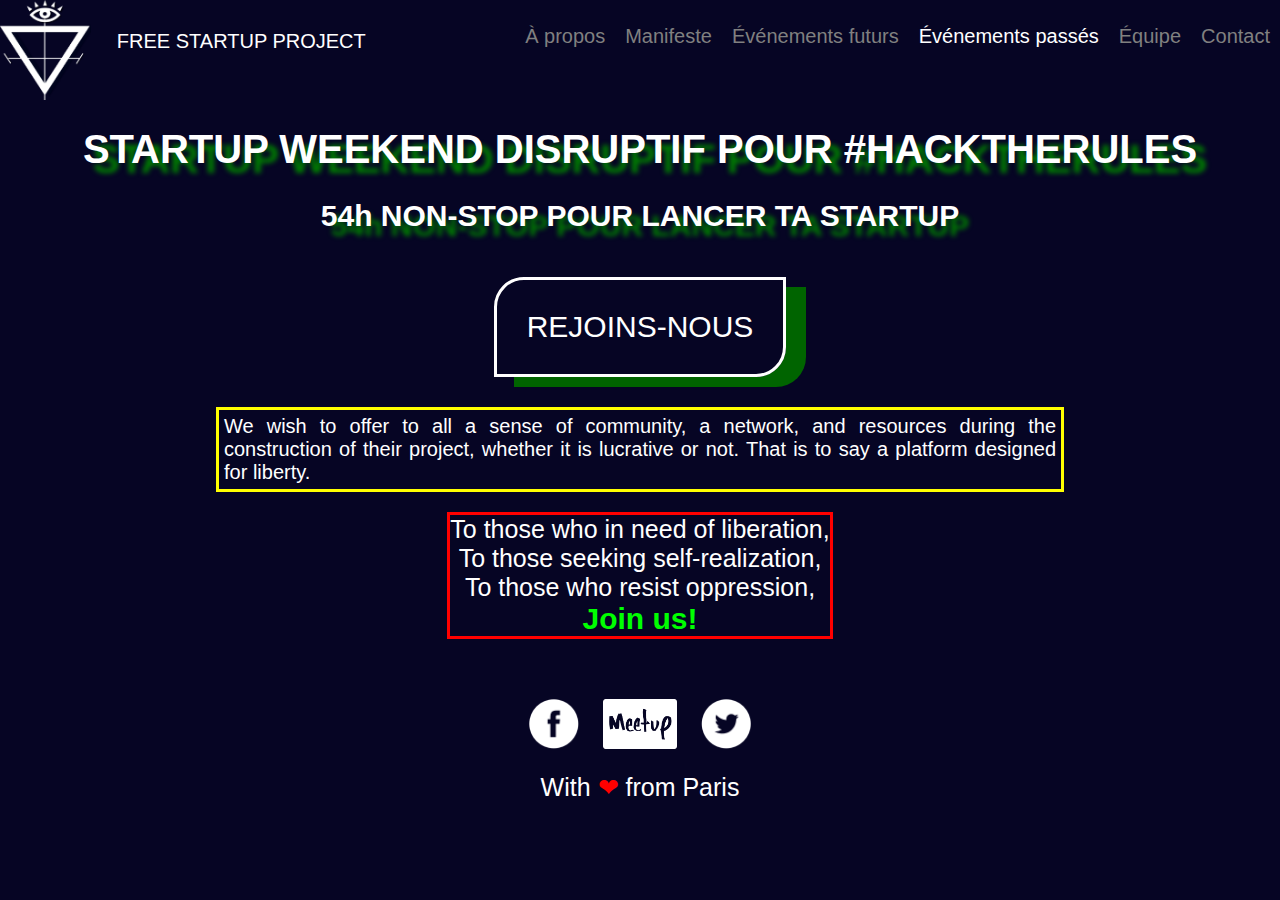
<file: index.html>
<!DOCTYPE html>
<html>
<head>
  <title>Free Startup Project</title>
  <meta charset="UTF-8">
  <link rel="stylesheet" href="css/application.css">
  <meta name="viewport" content="width=1366">
  <link rel="shortcut icon" type="image/png" href="images/icone2.png">
</head>
<body>

<div class="menu">
  <div class="menu_gauche">
    <img src="images/logo.png" class="logo">
    <div class="menu_title">FREE STARTUP PROJECT</div>
  </div>
  <div class="menu_droite">
    <ul class="menu">
      <li class="menu">À propos</li>
      <li class="menu">Manifeste</li>
      <li class="menu">Événements futurs</li>
      <li class="menu"><a href="past_events.html">Événements passés</a></li>
      <li class="menu">Équipe</li>
      <li class="menu">Contact</li>
    </ul>
  </div>
</div>

<h1>STARTUP WEEKEND DISRUPTIF POUR #HACKTHERULES</h1>
<h2>54h NON-STOP POUR LANCER TA STARTUP</h2>

<button type="button" onclick="window.open('https://www.facebook.com/freestartupproject')">REJOINS-NOUS</button>

<p class="para1">We wish to offer to all a sense of community,
  a network, and resources during the construction
  of their project, whether it is lucrative or not.
  That is to say a platform designed for liberty.</p>

<p class="para2">To those who in need of liberation,<br>
To those seeking self-realization,<br>
To those who resist oppression,<br>
<span class="join_us">Join us!</span></p>

<div class="footer">
  <a href="https://www.facebook.com/freestartupproject" target="_blank"><img class="icon" src="images/icon_facebook.png"></a>
  <a href="http://www.meetup.com/fr-FR/Free-Startup-Project/" target="_blank"><img class="icon" src="images/meetup_logo.png"></a>
  <a href="https://twitter.com/FreeStartupProj" target="_blank"><img class="icon" src="images/icon_twitter.png"></a>
  <div class="footer_text">With <span class="coeur">❤</span> from Paris</div>
</div>

</body>
</html>
</file>
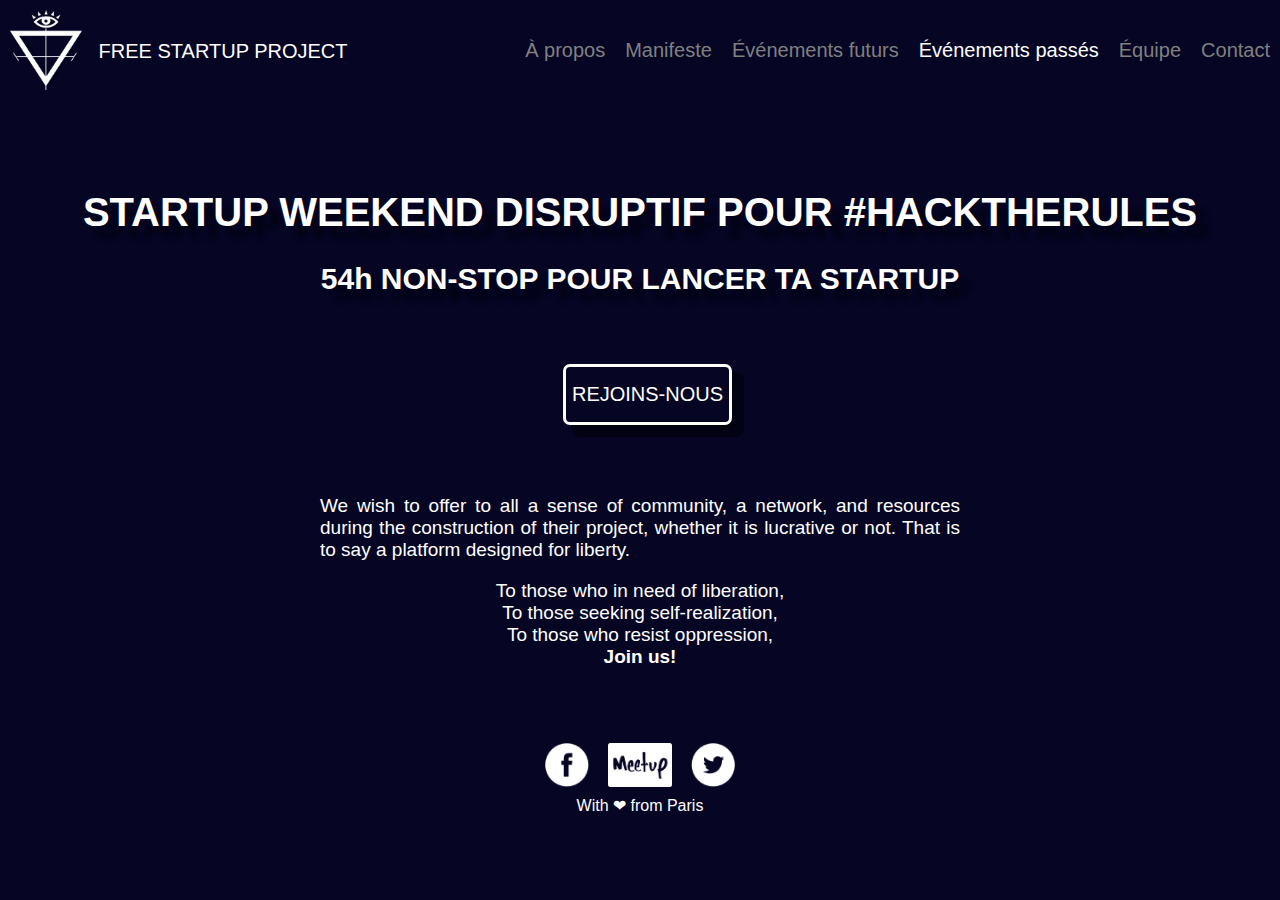
<file: exemple/index.html>
<!DOCTYPE html>
<html>
<head>
  <title>Free Startup Project</title>
  <meta charset="UTF-8">
  <link rel="stylesheet" href="css/application.css">
  <meta name="viewport" content="width=1366">
</head>
<body>

<div class="menu">
  <div class="menu_gauche">
    <a href="index.html" target="_top">
      <img src="images/fsp_logo_header_test_little.png" class="logo">
      <div class="menu_title">FREE STARTUP PROJECT</div>
    </a>
  </div>
  <div class="menu_droite">
    <ul class="menu">
      <li class="menu">À propos</li>
      <li class="menu">Manifeste</li>
      <li class="menu">Événements futurs</li>
      <li class="menu"><a href="past_events.html" class="menu">Événements passés</a></li>
      <li class="menu">Équipe</li>
      <li class="menu">Contact</li>
    </ul>
  </div>
</div>

<h1 class="welcome">STARTUP WEEKEND DISRUPTIF POUR #HACKTHERULES</h1>
<h2>54h NON-STOP POUR LANCER TA STARTUP</h2>

﻿<div class="CTA_area">
  <button type="button" class="submit_mail" onclick="window.location = 'https://www.facebook.com/freestartupproject'">REJOINS-NOUS</button>
</div>

<p>We wish to offer to all a sense of community, a network, and resources during the construction of their project, whether it is lucrative or not. That is to say a platform designed for liberty.</p>
<p class="end_manifesto"> To those who in need of liberation,
 <br>To those seeking self-realization,
 <br> To those who resist oppression,
 <br><span class="join_us"> Join us! </span></p>

<div class="general_social_footer">
  <a href="https://www.facebook.com/freestartupproject" target="_blank"><img class="general_social_footer" alt="facebook" src="images/icon_facebook.png"></a>
  <a href="http://www.meetup.com/fr-FR/Free-Startup-Project/" target="_blank"><img class="general_social_footer" alt="meetup" src="images/meetup_logo.png"></a>
  <a href="https://twitter.com/FreeStartupProj" target="_blank"><img class="general_social_footer" alt="twitter" src="images/icon_twitter.png"></a>
  <div class="space_footer"> With ❤ from Paris </div>
</div>

</body>
</html>
</file>
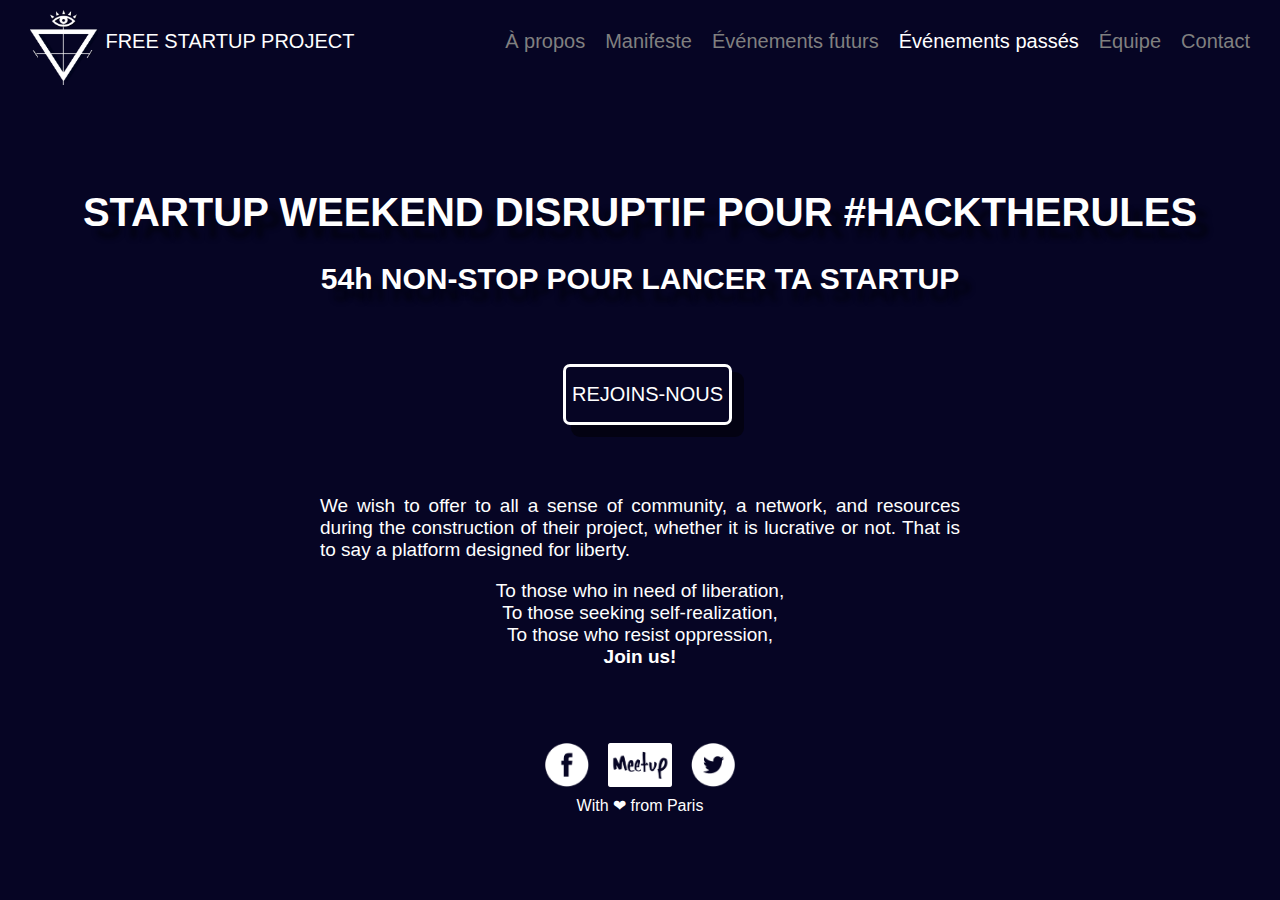
<file: exemple/site exemple/index.html>
<!DOCTYPE html>
<html>
<head>
  <title>Free Startup Project</title>
  <meta charset="UTF-8">
  <link rel="stylesheet" href="css/application.css">
  <meta name="viewport" content="width=1366">
</head>
<body>

<div class="header-wrapper">
  <div class="header" class="container">
    <div class="logo">
     <a href="index.html">
      <img src=images/fsp_logo_header_test_little.png class="logo_header">
      <div class="fsp_header_title">FREE STARTUP PROJECT</div>
     </a>
    </div>
  <div class="menu">
    <ul class="menu">
      <li class="menu">À propos</li>
      <li class="menu" class="menu" class="menu">Manifeste</li>
      <li class="menu" class="menu">Événements futurs</li>
      <li class="menu"><a href="past_events.html" class="menu">Événements passés</a></li>
      <li class="menu">Équipe</li>
      <li class="menu">Contact</li>
    </ul>
   </div>
  </div>
</div>

<h1 class="welcome">STARTUP WEEKEND DISRUPTIF POUR #HACKTHERULES</h1>
<h2>54h NON-STOP POUR LANCER TA STARTUP</h2>

﻿<div class="CTA_area">
  <button type="button" class="submit_mail" onclick="window.location = 'https://www.facebook.com/freestartupproject'">REJOINS-NOUS</button>
</div>

<p>We wish to offer to all a sense of community, a network, and resources during the construction of their project, whether it is lucrative or not. That is to say a platform designed for liberty.</p>
<p class="end_manifesto"> To those who in need of liberation,
 <br>To those seeking self-realization,
 <br> To those who resist oppression,
 <br><span class="join_us"> Join us! </span></p>

<div class="general_social_footer">
  <a href="https://www.facebook.com/freestartupproject" target="_blank"><img class="general_social_footer" alt="facebook" src="images/icon_facebook.png"></a>
  <a href="http://www.meetup.com/fr-FR/Free-Startup-Project/" target="_blank"><img class="general_social_footer" alt="meetup" src="images/meetup_logo.png"></a>
  <a href="https://twitter.com/FreeStartupProj" target="_blank"><img class="general_social_footer" alt="twitter" src="images/icon_twitter.png"></a>
  <div class="space_footer"> With ❤ from Paris </div>
</div>

</body>
</html>
</file>
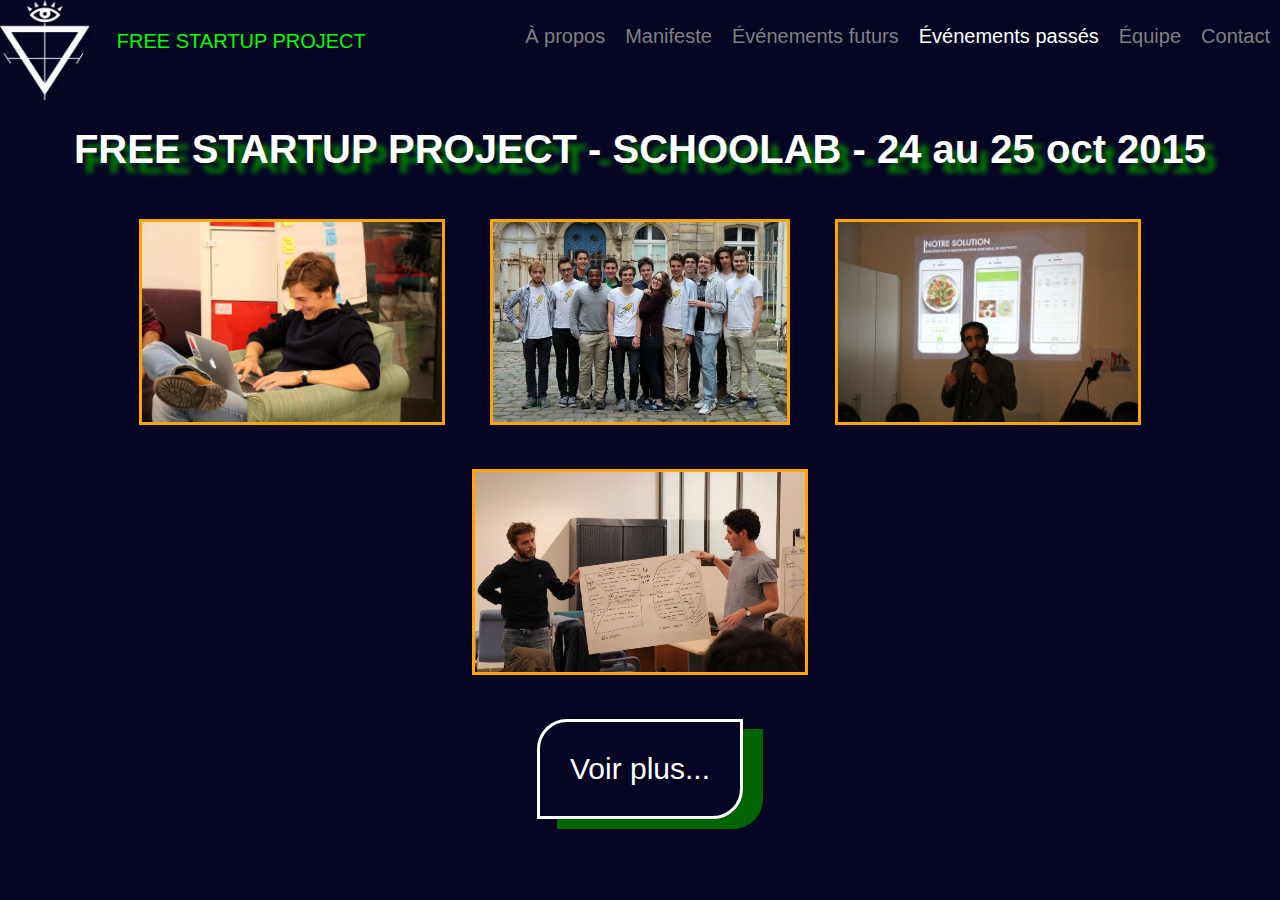
<file: past_events.html>
<!DOCTYPE html>
<html>
<head>
  <title>Evènements précédents</title>
  <meta charset="UTF-8">
  <link rel="stylesheet" href="css/application.css">
  <meta name="viewport" content="width=1366">
</head>
<body>

<div class="menu">
  <div class="menu_gauche">
    <a href="index.html">
      <img src="images/logo.png" class="logo">
      <div class="menu_title">FREE STARTUP PROJECT</div>
    </a>
  </div>
  <div class="menu_droite">
    <ul class="menu">
      <li class="menu">À propos</li>
      <li class="menu">Manifeste</li>
      <li class="menu">Événements futurs</li>
      <li class="menu"><a href="past_events.html">Événements passés</a></li>
      <li class="menu">Équipe</li>
      <li class="menu">Contact</li>
    </ul>
  </div>
</div>


<h1>FREE STARTUP PROJECT - SCHOOLAB - 24 au 25 oct 2015</h1>

<div>
  <a href="images/image1.jpg" target="_blank"><img src="images/image1.jpg" class="photo"></a>
  <img src="images/image2.jpg" class="photo">
  <img src="images/image4.jpg" class="photo">
  <img src="images/image5.jpg" class="photo">
</div>

<button type="button" onclick="window.open('https://www.facebook.com/media/set/?set=a.763860207070885.1073741841.638653296258244&type=3')">Voir plus...</button>

</body>
</html>
</file>
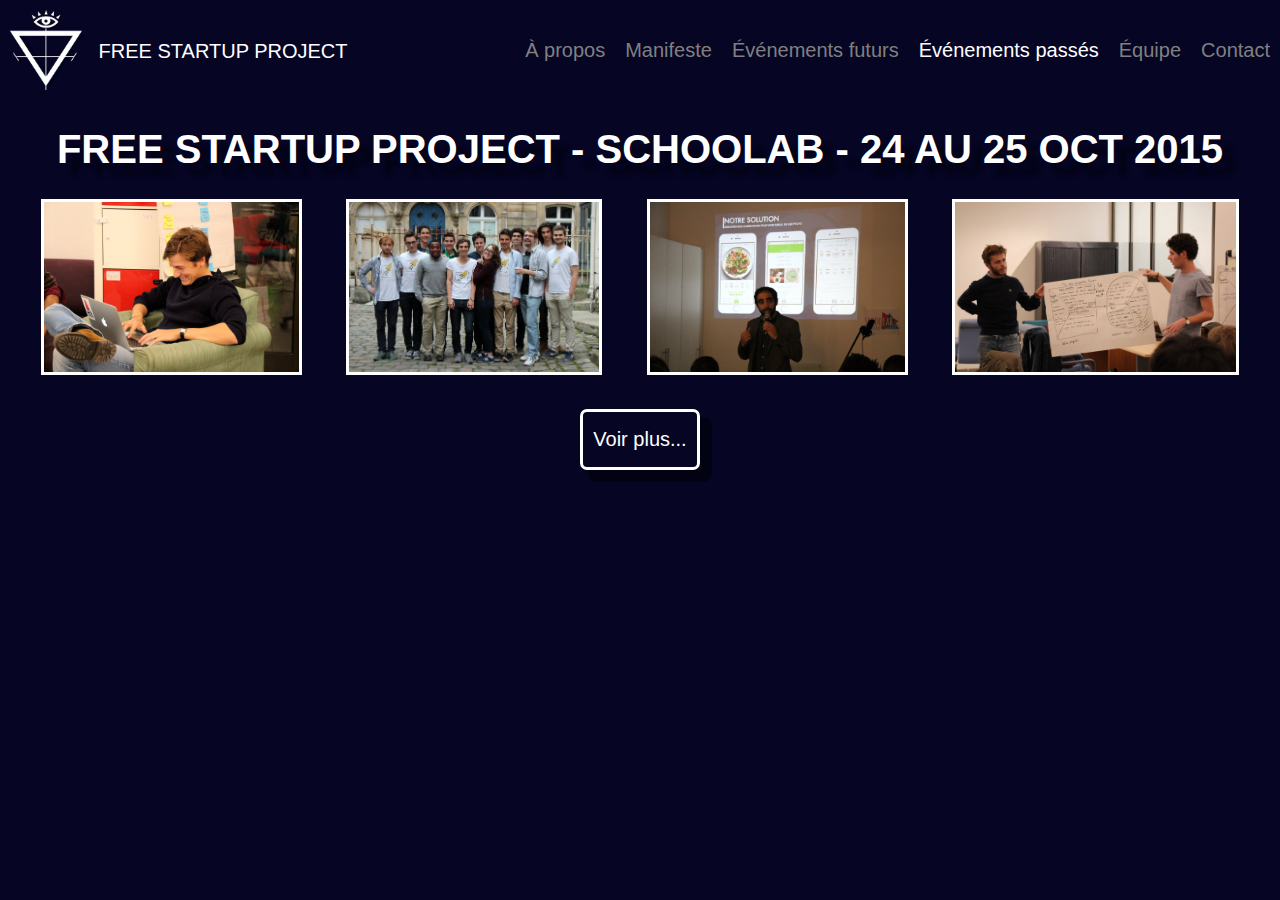
<file: exemple/past_events.html>
<!DOCTYPE html>
<html>
<head>
  <title>FSP - Événements passsés</title>
  <meta charset="UTF-8">
  <link rel="stylesheet" href="css/application.css">
  <meta name="viewport" content="width=1366">
</head>
<body>

<div class="menu">
  <div class="menu_gauche">
    <a href="index.html" target="_top">
      <img src="images/fsp_logo_header_test_little.png" class="logo">
      <div class="menu_title">FREE STARTUP PROJECT</div>
    </a>
  </div>
  <div class="menu_droite">
    <ul class="menu">
      <li class="menu">À propos</li>
      <li class="menu">Manifeste</li>
      <li class="menu">Événements futurs</li>
      <li class="menu"><a href="past_events.html" class="menu">Événements passés</a></li>
      <li class="menu">Équipe</li>
      <li class="menu">Contact</li>
    </ul>
  </div>
</div>

<h1>FREE STARTUP PROJECT - SCHOOLAB - 24 au 25 oct 2015</h1>
<img class="photo" alt="" src="images/school_lab/image1.jpg">
<img class="photo" alt="" src="images/school_lab/image2.jpg">
<img class="photo" alt="" src="images/school_lab/image4.jpg">
<img class="photo" alt="" src="images/school_lab/image5.jpg">

 <div class="button_container">
   <button type="button" onclick="window.open('https://www.facebook.com/media/set/?set=a.763860207070885.1073741841.638653296258244&amp;type=3')">Voir plus...</button>
 </div>

</body>
</html>
</file>
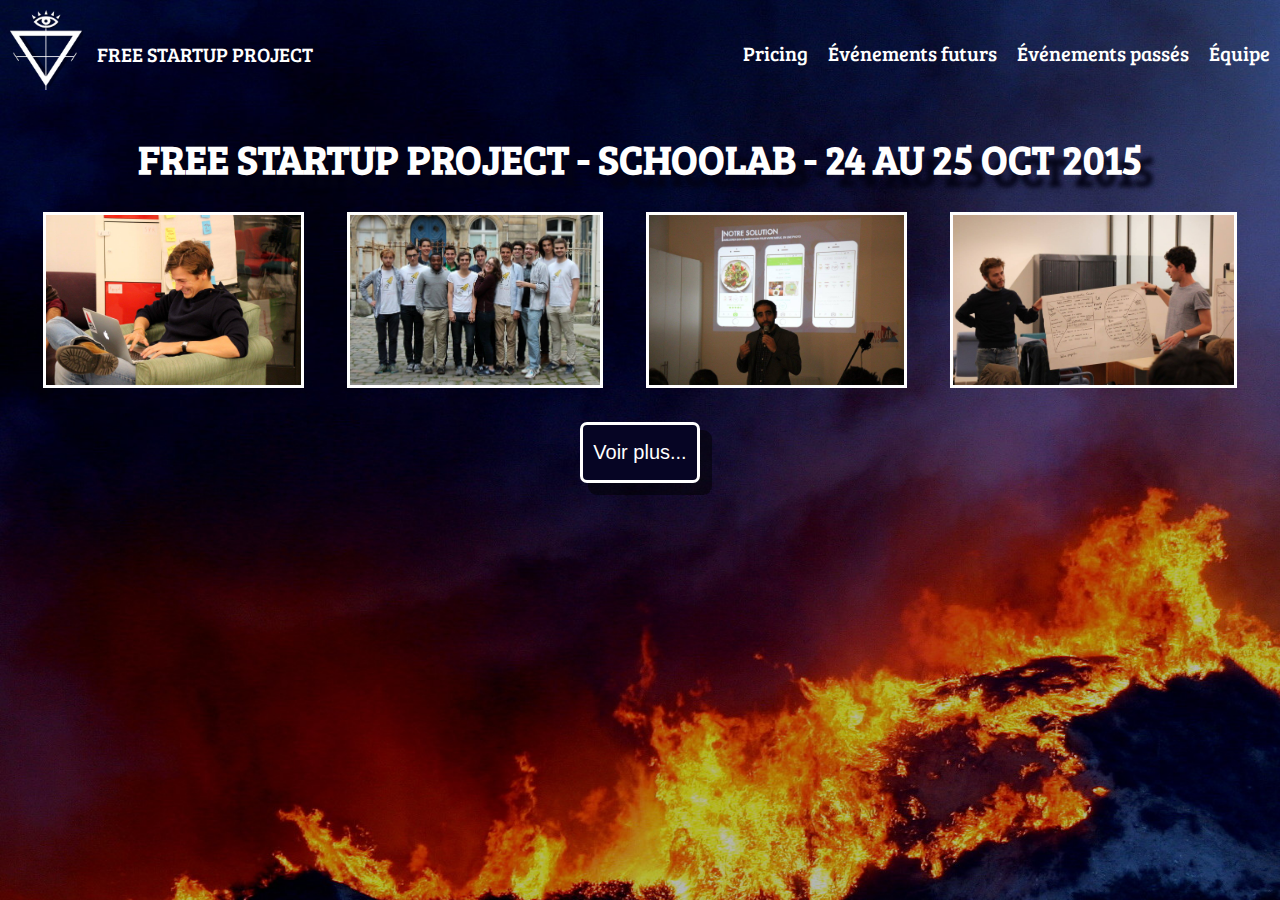
<file: exemple2/past_events.html>
<!DOCTYPE html>
<html>
<head>
  <title>FSP - Événements passsés</title>
  <meta charset="UTF-8">
  <link rel="stylesheet" href="css/application.css">
  <meta name="viewport" content="width=1366">
  <link href='https://fonts.googleapis.com/css?family=Bree+Serif' rel='stylesheet' type='text/css'>
  <link rel="shortcut icon" type="image/png" href="images/icone.png">
</head>
<body>

<iframe src="header.html" class="header"></iframe>

<h1>FREE STARTUP PROJECT - SCHOOLAB - 24 au 25 oct 2015</h1>
<img class="photo" alt="" src="images/school_lab/image1.jpg">
<img class="photo" alt="" src="images/school_lab/image2.jpg">
<img class="photo" alt="" src="images/school_lab/image4.jpg">
<img class="photo" alt="" src="images/school_lab/image5.jpg">

 <div class="button_container">
   <button type="button" onclick="window.open('https://www.facebook.com/media/set/?set=a.763860207070885.1073741841.638653296258244&amp;type=3')">Voir plus...</button>
 </div>

</body>
</html>
</file>
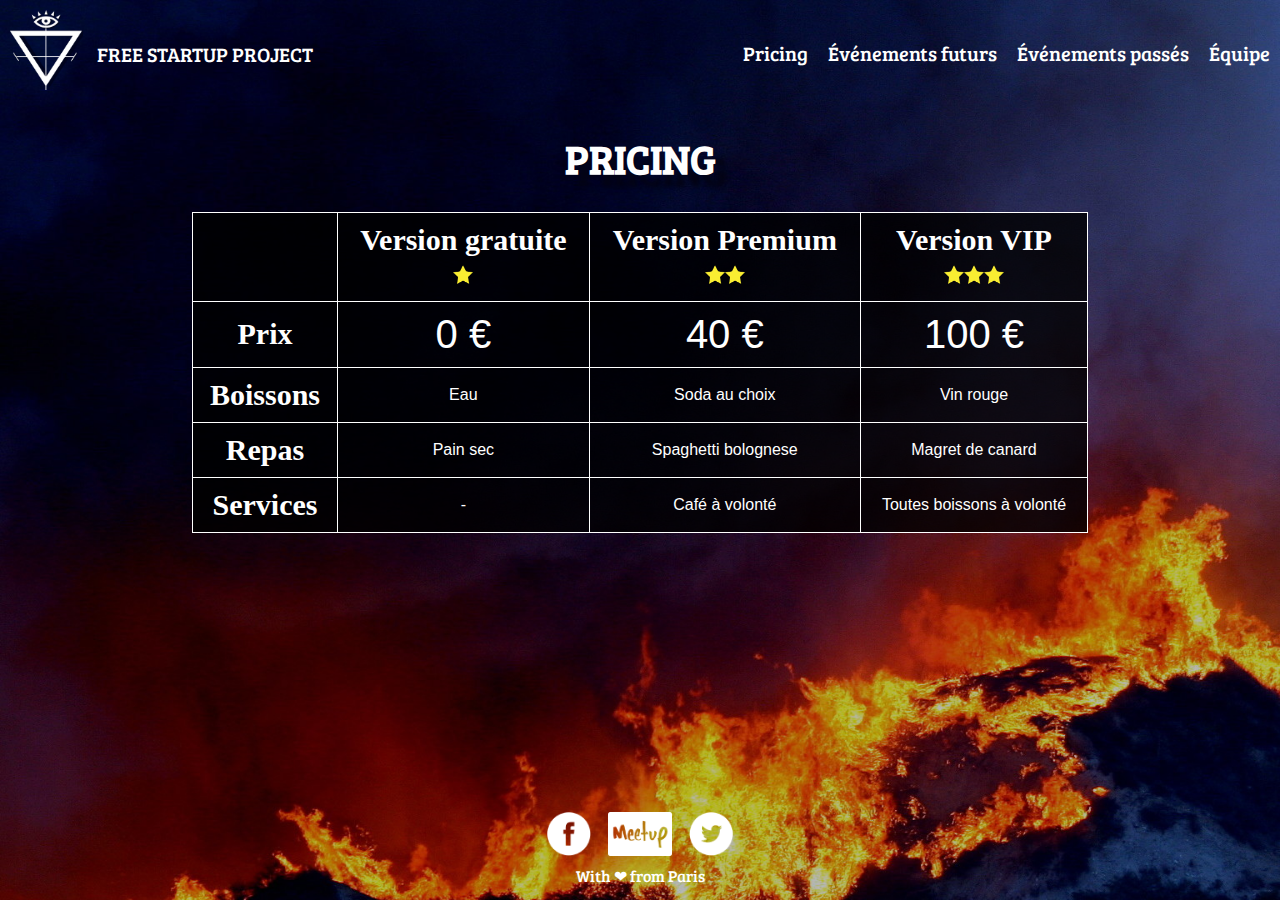
<file: exemple2/pricing.html>
<!DOCTYPE html>
<html>
<head>
  <title>FSP - Événements futurs</title>
  <meta charset="UTF-8">
  <link rel="stylesheet" href="css/application.css">
  <meta name="viewport" content="width=1366">
  <link href='https://fonts.googleapis.com/css?family=Bree+Serif' rel='stylesheet' type='text/css'>
  <link rel="shortcut icon" type="image/png" href="images/icone.png">
</head>
<body>

<iframe src="header.html" class="header"></iframe>

<main>

  <h1>pricing</h1>
  
  <table>
    <tr>
      <th>
      </th>
      <th>
        Version gratuite<br>
        <img src="images/star.png" class="star2">
      </th>
      <th>
      Version Premium<br>
        <img src="images/star.png" class="star2"><img src="images/star.png" class="star2">
      </th>
      <th>
        Version VIP<br>
        <img src="images/star.png" class="star2"><img src="images/star.png" class="star2"><img src="images/star.png" class="star2">
      </th>
    </tr>
    <tr class="prix">
      <th>Prix</th><td>0 €</td><td>40 €</td><td>100 €</td></th>
    </tr>
    <tr>
      <th>Boissons</th><td>Eau</td><td>Soda au choix</td><td>Vin rouge</td></th>
    </tr>
    <tr>
      <th>Repas</th><td>Pain sec</td><td>Spaghetti bolognese</td><td>Magret de canard</td></th>
    </tr>
    <tr>
      <th>Services</th><td>-</td><td>Café à volonté</td><td>Toutes boissons à volonté</td>
    </tr>
  </table>

</main>

<iframe src="footer.html" class="footer"></iframe>

</body>
</html>
</file>
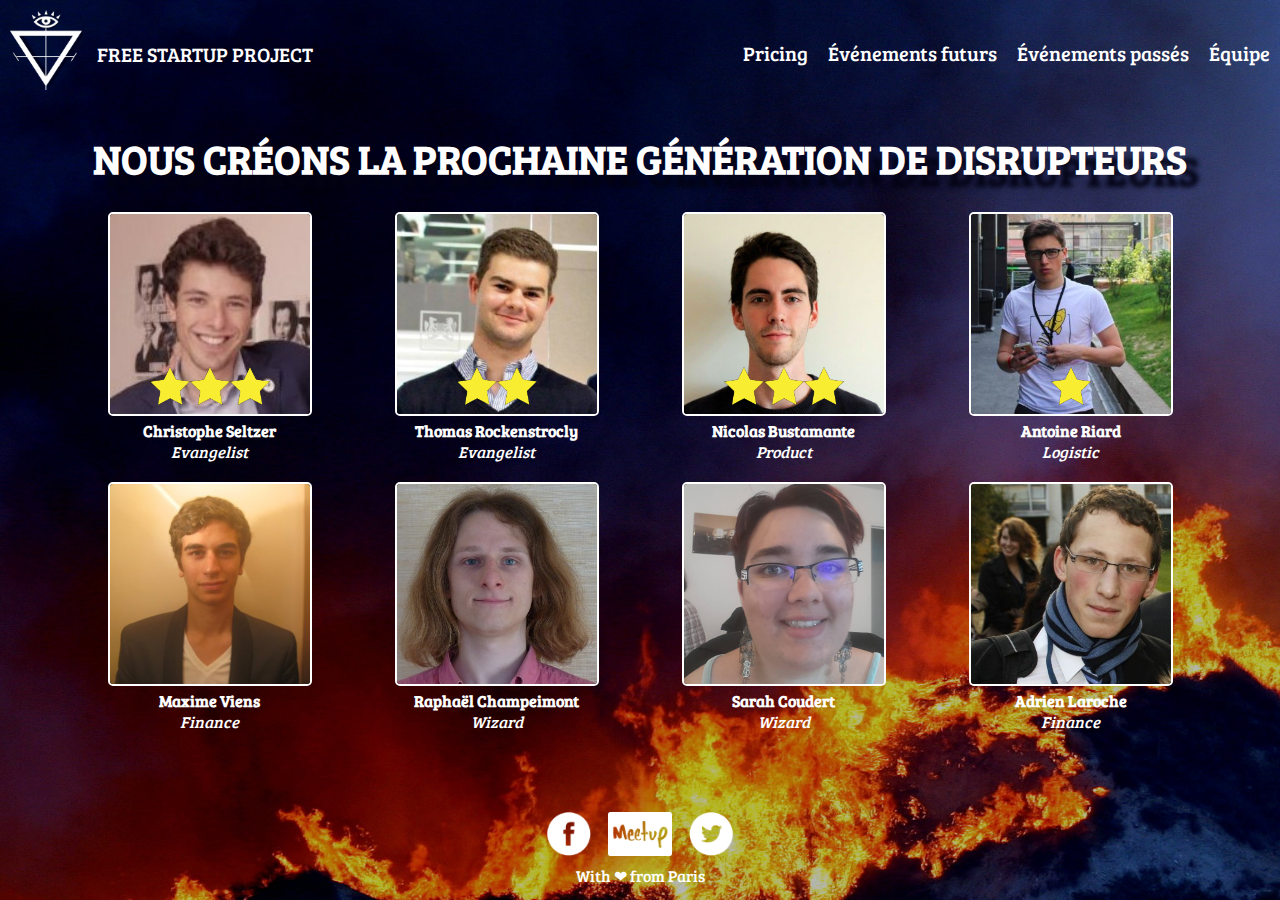
<file: exemple2/team.html>
<!DOCTYPE html>
<html>
<head>
  <title>FSP - Événements passsés</title>
  <meta charset="UTF-8">
  <link rel="stylesheet" href="css/application.css">
  <meta name="viewport" content="width=1366">
  <link href='https://fonts.googleapis.com/css?family=Bree+Serif' rel='stylesheet' type='text/css'>
  <link rel="shortcut icon" type="image/png" href="images/icone.png">
</head>
<body>

<iframe src="header.html" class="header"></iframe>

<main>

  <h1>NOUS CRÉONS LA PROCHAINE GÉNÉRATION DE DISRUPTEURS</h1>

  <div class="member_frame">
    <div class="star"><img src="images/star.png"><img src="images/star.png"><img src="images/star.png"></div>
    <img src="images/team/christophe.jpg" alt="Christophe Seltzer" class="member_photo">
    <div class="name">Christophe Seltzer</div>
    <div class="role">Evangelist</div>
  </div>
  
  <div class="member_frame">
    <div class="star"><img src="images/star.png"><img src="images/star.png"></div>
    <img src="images/team/thomas.jpg" alt="Thomas Rockenstrocly" class="member_photo">
    <div class="name">Thomas Rockenstrocly</div>
    <div class="role">Evangelist</div>
  </div>
  
  <div class="member_frame">
    <div class="star"><img src="images/star.png"><img src="images/star.png"><img src="images/star.png"></div>
    <img src="images/team/nicolas.jpg" alt="Nicolas Bustamante" class="member_photo">
    <div class="name">Nicolas Bustamante</div>
    <div class="role">Product</div>
  </div>
  
  <div class="member_frame">
    <div class="star"><img src="images/star.png"></div>
    <img src="images/team/antoine.jpg" alt="Antoine Riard" class="member_photo">
    <div class="name">Antoine Riard</div>
    <div class="role">Logistic</div>
  </div>
  
  <div class="member_frame">
    <img src="images/team/maxime.jpg" alt="Maxime Viens" class="member_photo">
    <div class="name">Maxime Viens</div>
    <div class="role">Finance</div>
  </div>
  
  <div class="member_frame">
    <img src="images/team/raph.jpg" alt="Raphaël Champeimont" class="member_photo">
    <div class="name">Raphaël Champeimont</div>
    <div class="role">Wizard</div>
  </div>
  
  <div class="member_frame">
    <img src="images/team/sarah.jpg" alt="Sarah Coudert" class="member_photo">
    <div class="name">Sarah Coudert</div>
    <div class="role">Wizard</div>
  </div>
  
  <div class="member_frame">
    <img src="images/team/adrien.jpg" alt="Adrien Laroche" class="member_photo">
    <div class="name">Adrien Laroche</div>
    <div class="role">Finance</div>
  </div>

</main>

<iframe src="footer.html" class="footer"></iframe>

</body>
</html>
</file>
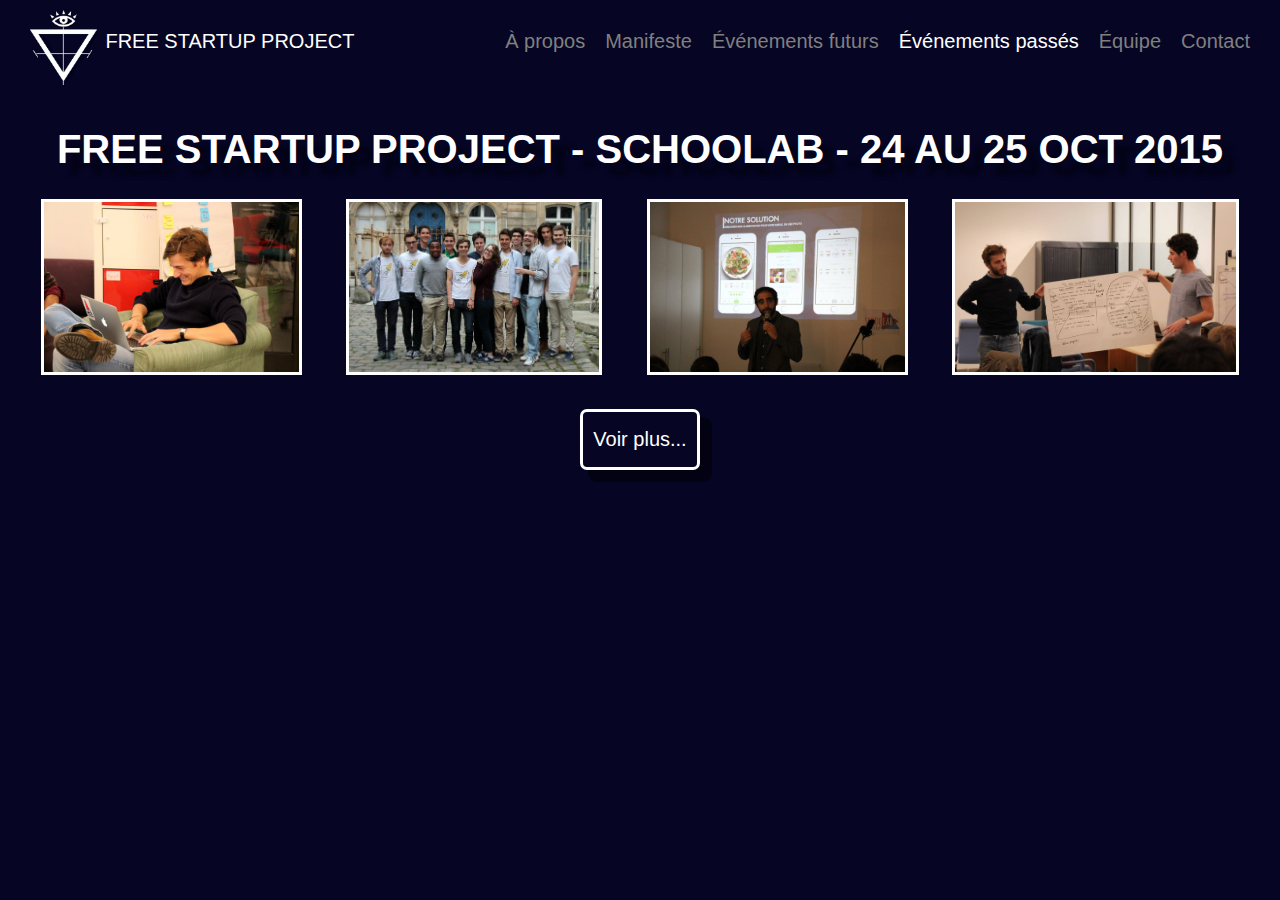
<file: exemple/site exemple/past_events.html>
<!DOCTYPE html>
<html>
<head>
  <title>FSP - Événements passsés</title>
  <meta charset="UTF-8">
  <link rel="stylesheet" href="css/application.css">
  <meta name="viewport" content="width=1366">
</head>
<body>

<div class="header-wrapper">
  <div class="header" class="container">
    <div class="logo">
     <a href="index.html">
      <img src=images/fsp_logo_header_test_little.png class="logo_header">
      <div class="fsp_header_title">FREE STARTUP PROJECT</div>
     </a>
    </div>
  <div class="menu">
    <ul class="menu">
      <li class="menu">À propos</li>
      <li class="menu" class="menu" class="menu">Manifeste</li>
      <li class="menu" class="menu">Événements futurs</li>
      <li class="menu"><a href="past_events.html" class="menu">Événements passés</a></li>
      <li class="menu">Équipe</li>
      <li class="menu">Contact</li>
    </ul>
   </div>
  </div>
</div>

<h1>FREE STARTUP PROJECT - SCHOOLAB - 24 au 25 oct 2015</h1>
<img class="photo" alt="" src="images/school_lab/image1.jpg">
<img class="photo" alt="" src="images/school_lab/image2.jpg">
<img class="photo" alt="" src="images/school_lab/image4.jpg">
<img class="photo" alt="" src="images/school_lab/image5.jpg">

 <div class="button_container">
   <button type="button" onclick="window.open('https://www.facebook.com/media/set/?set=a.763860207070885.1073741841.638653296258244&amp;type=3')">Voir plus...</button>
 </div>

</body>
</html>
</file>
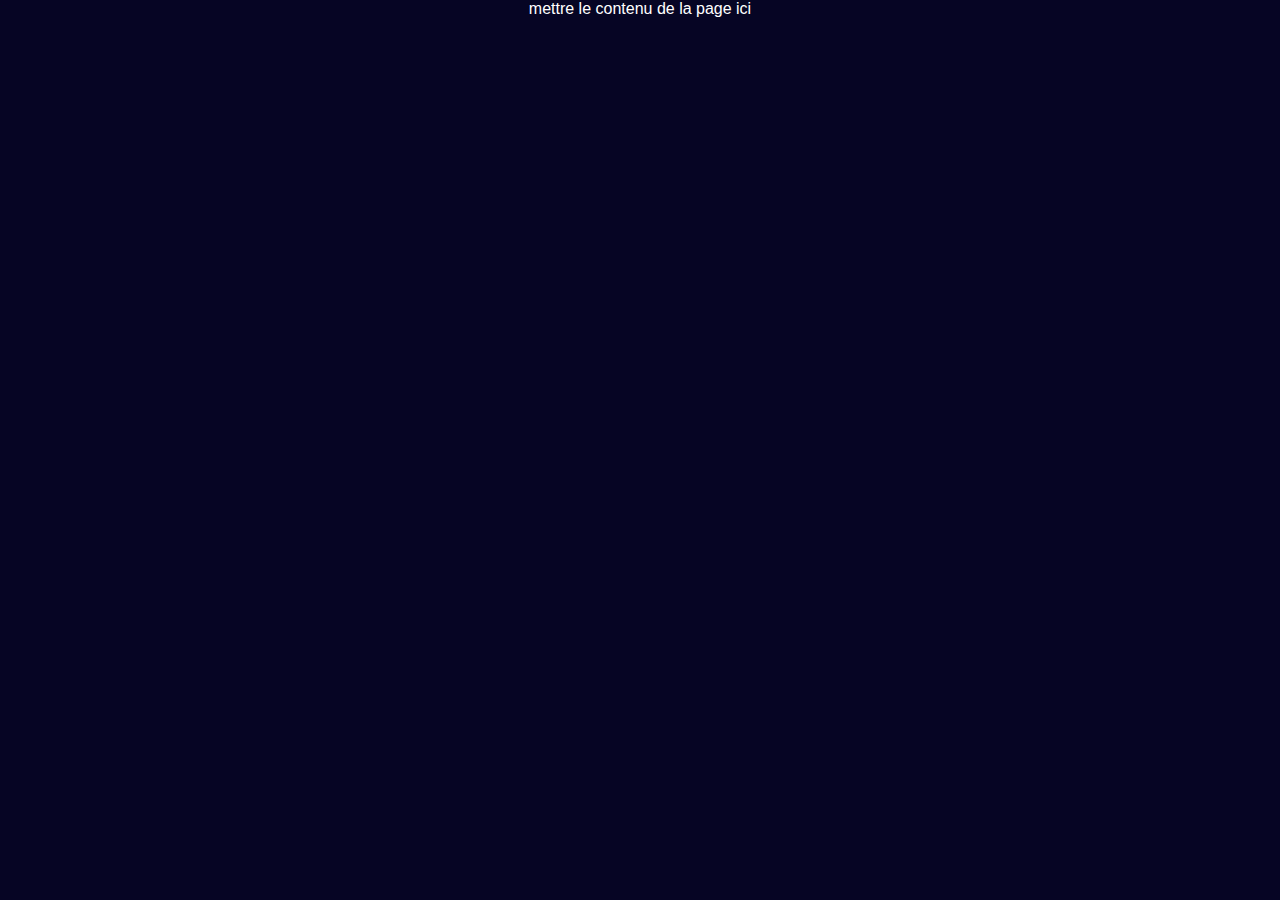
<file: exemple/site exemple/structure.html>
<!DOCTYPE html>
<html>
<head>
  <title>titre de la page</title>
  <meta charset="UTF-8">
  <link rel="stylesheet" href="css/application.css">
  <meta name="viewport" content="width=1366">
</head>
<body>

mettre le contenu de la page ici

</body>
</html>
</file>
<file: css/application.css>
body {
  color: white;
  background: #060524;
  text-align: center;
  font-family: Arial;
  margin: 0;
}

h1 {
  font-size: 40px;
  text-shadow: 10px 10px 5px green;
}

h2 {
  font-size: 30px;
  text-shadow: 10px 10px 5px green;
}

p {
  font-size: 20px;
  margin: 10px auto 10px auto;
  width: 65%;
}

p.para1 {
  text-align: justify;
  border: solid 3px yellow;
  padding: 5px 5px 5px 5px;
}

p.para2 {
  font-size: 25px;
  border: solid 3px red;
  width: auto;
  display: inline-block;
}

span.join_us {
  font-weight: bold;
  color: lime;
  font-size: 30px;
}

div.footer {
  margin: 50px 0 0 0;
}

img.icon {
  height: 50px;
  margin: 0 10px 0 10px;
}

div.footer_text {
  font-size: 25px;
  margin: 20px 0 0 0;
}

span.coeur {
  color: red;
}

button {
  background: none;
  color: white;
  font-size: 30px;
  border: solid 3px white;
  border-radius: 30px 0px 30px 0px;
  margin: 20px 0 20px 0;
  padding: 30px;
  box-shadow: 20px 10px 0px 0px darkgreen;
  cursor: pointer;
}

button:hover, button:active {
  background: white;
  color: #060524;
  box-shadow: 20px 10px 0px 0px lime;
}

img.photo {
  height: 200px;
  margin: 20px;
  border: solid 3px orange;
}

img.photo:hover {
  border: solid 3px yellow;
}

div.menu {
  height: 100px;
  //background: black;
  font-size: 20px;
}

div.menu_gauche {
  float: left;
  //background: green;
}

div.menu_droite {
  float: right;
  //background: red;
}

img.logo {
  height: 100px;
  vertical-align: top;
  //background: magenta;
}

div.menu_title {
  display: inline-block;
  margin: 30px 0 0 20px;
}

ul.menu {
  list-style: none;
  color: grey;
}

li.menu {
  float: left;
  margin: 5px 10px 0 10px;
}

a {
  color: white;
  text-decoration: none;
}

a:hover {
  color: lime;
}

a:active {
  color: yellow;
}
</file>
<file: exemple/css/application.css>
/* line 19, /home/fsp/fsp/app/assets/stylesheets/mail.scss */
button.submit_mail {
  margin-left: 15px;
}

/* line 8, /home/fsp/fsp/app/assets/stylesheets/footer.scss */
div.general_social_footer {
  height: 130px;
  width: 100%;
  text-align: center;
}

/* line 23, /home/fsp/fsp/app/assets/stylesheets/footer.scss */
img.general_social_footer {
  margin-left: 7px;
  margin-right: 7px;
  margin-top: 45px;
  margin-bottom: 5px;
  height: 44px;
}

/* line 5, /home/fsp/fsp/app/assets/stylesheets/application.scss */
body {
  font-family: Arial;
  background-color: #060524;
  color: white;
  margin: 0;
  padding: 0;
  text-align: center;
}


a {
  text-decoration: none;
  color: white;
}


div.menu {
  height: 100px;
  font-size: 20px;
}

div.menu_gauche {
  float: left;
}

div.menu_droite {
  float: right;
}

img.logo {
  height: 80px;
  vertical-align: top;
  margin: 10px;
}

div.menu_title {
  display: inline-block;
  margin: 40px 0 0 0;
}

div.menu_droite > ul {
  list-style: none;
  color: grey;
}

div.menu_droite > ul > li {
  float: left;
  margin: 19px 10px 0 10px;
}



/* line 59, /home/fsp/fsp/app/assets/stylesheets/application.scss */
div.header {
  font-size: 20px;
  height: 100px;
  width: 100%;
}

/* line 66, /home/fsp/fsp/app/assets/stylesheets/application.scss */
img.logo_header {
  height: 75px;
  width: auto;
  margin-top: 10px;
  margin-left: 30px;
  float: left;
  vertical-align: baseline;
}

/* line 75, /home/fsp/fsp/app/assets/stylesheets/application.scss */
div.fsp_header_title {
  margin-top: 30px;
  margin-left: 7px;
  font-size: 20px;
  font-style: bold;
  color: white;
  display: inline-block;
}

/* line 84, /home/fsp/fsp/app/assets/stylesheets/application.scss */
h1 {
  text-transform: uppercase;
  font-size: 40px;
  text-shadow: 12px 12px 5px #030314;
}

/* line 90, /home/fsp/fsp/app/assets/stylesheets/application.scss */
h2 {
  margin-top: 20px;
  font-size: 30px;
  margin-bottom: 50px;
  text-shadow: 12px 12px 5px #030314;
}

/* line 97, /home/fsp/fsp/app/assets/stylesheets/application.scss */
button {
  min-width: 120px;
  border-radius: 7px;
  font-weight: normal;
  font-size: 20px;
  background: #060524;
  color: white;
  border: solid 3px white;
  height: 61px;
  box-sizing: border-box;
  box-shadow: 10px 10px 0px 2px rgba(0, 0, 0, 0.5);
  cursor: pointer;
}

/* line 111, /home/fsp/fsp/app/assets/stylesheets/application.scss */
button:active, button:hover {
  background: white;
  color: #060524;
}

iframe.header_frame {
  width: 100%;
  height: 100%;
}


li {
  color: grey;
}

h1.welcome {
  margin-top: 90px;
}

p {
  margin-left: 320px;
  margin-right: 320px;
  font-size: 19px;
  text-align: justify;
}

p.end_manifesto {
	text-align: center;
	margin-bottom: 30px;
}

div.CTA_area {
  margin-bottom: 70px;
}


img.photo {
  height: 170px;
  margin-left: 20px;
  margin-right: 20px;
  border: solid 3px white;
}

div.button_container {
  padding-top: 30px;
}

span.join_us {
  font-weight: bold;
}
</file>
<file: exemple/site exemple/css/application.css>
/* line 19, /home/fsp/fsp/app/assets/stylesheets/mail.scss */
button.submit_mail {
  margin-left: 15px;
}

/* line 8, /home/fsp/fsp/app/assets/stylesheets/footer.scss */
div.general_social_footer {
  height: 130px;
  width: 100%;
  text-align: center;
}

/* line 23, /home/fsp/fsp/app/assets/stylesheets/footer.scss */
img.general_social_footer {
  margin-left: 7px;
  margin-right: 7px;
  margin-top: 45px;
  margin-bottom: 5px;
  height: 44px;
}

/* line 5, /home/fsp/fsp/app/assets/stylesheets/application.scss */
body {
  font-family: Arial;
  background-color: #060524;
  color: white;
  margin: 0;
  padding: 0;
  text-align: center;
}

/* line 16, /home/fsp/fsp/app/assets/stylesheets/application.scss */
div.logo {
  float: left;
  width: auto;
}

/* line 25, /home/fsp/fsp/app/assets/stylesheets/application.scss */
div.menu {
  float: right;
  max-height: 100%;
}

/* line 30, /home/fsp/fsp/app/assets/stylesheets/application.scss */
div.container {
  width: 100%;
  margin: 0px auto;
}

/* line 35, /home/fsp/fsp/app/assets/stylesheets/application.scss */
ul.menu {
  float: right;
  margin: 0px 0px 0px 0px;
  padding: 30px 0px 0px 0px;
  list-style: none;
  margin-right: 10px;
}

/* line 44, /home/fsp/fsp/app/assets/stylesheets/application.scss */
li.menu {
  float: left;
  margin-right: 20px;
}

a {
  text-decoration: none;
}

/* line 49, /home/fsp/fsp/app/assets/stylesheets/application.scss */
a.menu {
  color: white;
  display: block;
}

/* line 59, /home/fsp/fsp/app/assets/stylesheets/application.scss */
div.header {
  font-size: 20px;
  height: 100px;
  width: 100%;
}

/* line 66, /home/fsp/fsp/app/assets/stylesheets/application.scss */
img.logo_header {
  height: 75px;
  width: auto;
  margin-top: 10px;
  margin-left: 30px;
  float: left;
  vertical-align: baseline;
}

/* line 75, /home/fsp/fsp/app/assets/stylesheets/application.scss */
div.fsp_header_title {
  margin-top: 30px;
  margin-left: 7px;
  font-size: 20px;
  font-style: bold;
  color: white;
  display: inline-block;
}

/* line 84, /home/fsp/fsp/app/assets/stylesheets/application.scss */
h1 {
  text-transform: uppercase;
  font-size: 40px;
  text-shadow: 12px 12px 5px #030314;
}

/* line 90, /home/fsp/fsp/app/assets/stylesheets/application.scss */
h2 {
  margin-top: 20px;
  font-size: 30px;
  margin-bottom: 50px;
  text-shadow: 12px 12px 5px #030314;
}

/* line 97, /home/fsp/fsp/app/assets/stylesheets/application.scss */
button {
  min-width: 120px;
  border-radius: 7px;
  font-weight: normal;
  font-size: 20px;
  background: #060524;
  color: white;
  border: solid 3px white;
  height: 61px;
  box-sizing: border-box;
  box-shadow: 10px 10px 0px 2px rgba(0, 0, 0, 0.5);
  cursor: pointer;
}

/* line 111, /home/fsp/fsp/app/assets/stylesheets/application.scss */
button:active, button:hover {
  background: white;
  color: #060524;
}

iframe.header_frame {
  width: 100%;
  height: 100%;
}


li {
  color: grey;
}

h1.welcome {
  margin-top: 90px;
}

p {
  margin-left: 320px;
  margin-right: 320px;
  font-size: 19px;
  text-align: justify;
}

p.end_manifesto {
	text-align: center;
	margin-bottom: 30px;
}

div.CTA_area {
  margin-bottom: 70px;
}


img.photo {
  height: 170px;
  margin-left: 20px;
  margin-right: 20px;
  border: solid 3px white;
}

div.button_container {
  padding-top: 30px;
}

span.join_us {
  font-weight: bold;
}
</file>
<file: exemple2/css/application.css>
body {
  font-family: 'Bree Serif';
  background: #060524 url("../images/fond.jpg") no-repeat fixed bottom center;
  background-size: cover;
  color: white;
  margin: 0;
  padding: 0;
  text-align: center;
  
  position: relative;
  min-height: 100vh;
}

body.landing {
  background: black;
}

/* line 19, /home/fsp/fsp/app/assets/stylesheets/mail.scss */
button.submit_mail {
  margin-left: 15px;
}

a {
  text-decoration: none;
}

/* line 49, /home/fsp/fsp/app/assets/stylesheets/application.scss */
a.menu {
  color: white;
  display: block;
}

/* line 59, /home/fsp/fsp/app/assets/stylesheets/application.scss */
div.header {
  font-size: 20px;
  height: 100px;
  width: 100%;
}

/* line 66, /home/fsp/fsp/app/assets/stylesheets/application.scss */
img.logo_header {
  height: 75px;
  width: auto;
  margin-top: 10px;
  margin-left: 30px;
  float: left;
  vertical-align: baseline;
}

/* line 75, /home/fsp/fsp/app/assets/stylesheets/application.scss */
div.fsp_header_title {
  margin-top: 30px;
  margin-left: 7px;
  font-size: 20px;
  font-weight: bold;
  color: white;
  display: inline-block;
}

/* line 84, /home/fsp/fsp/app/assets/stylesheets/application.scss */
h1 {
  text-transform: uppercase;
  font-size: 40px;
  text-shadow: 12px 12px 5px #030314;
}

/* line 90, /home/fsp/fsp/app/assets/stylesheets/application.scss */
h2 {
  margin-top: 20px;
  font-size: 30px;
  margin-bottom: 50px;
  text-shadow: 12px 12px 5px #030314;
}

/* line 97, /home/fsp/fsp/app/assets/stylesheets/application.scss */
button {
  min-width: 120px;
  border-radius: 7px;
  font-weight: normal;
  font-size: 20px;
  background: #060524;
  color: white;
  border: solid 3px white;
  height: 61px;
  box-sizing: border-box;
  box-shadow: 10px 10px 0px 2px rgba(0, 0, 0, 0.5);
  cursor: pointer;
}

/* line 111, /home/fsp/fsp/app/assets/stylesheets/application.scss */
button:active, button:hover {
  background: white;
  color: #060524;
}

iframe.header_frame {
  width: 100%;
  height: 100%;
}


li {
  color: grey;
}

h1.welcome {
  margin-top: 90px;
}

p {
  margin-left: 320px;
  margin-right: 320px;
  font-size: 19px;
  text-align: justify;
}

p.end_manifesto {
	text-align: center;
	margin-bottom: 30px;
}

div.CTA_area {
  margin-bottom: 70px;
}


img.photo {
  height: 170px;
  margin-left: 20px;
  margin-right: 20px;
  border: solid 3px white;
}

div.button_container {
  padding-top: 30px;
}

span.join_us {
  font-weight: bold;
}

div.member_frame {
  display: inline-block;
  margin: 0 40px;
  position: relative;
}

img.member_photo {
  border: 2px white solid;
  height: 200px;
  width: 200px;
  border-radius: 5px;
}

div.name {
  font-weight: bold;
  margin: 0;
}

div.role {
  font-style: italic;
  margin: 0 0 20px 0;
}

video.video_feu {
  height: 100%;
  width: 100%;
  z-index: -100;
  position: fixed;
  top: 0;
  left: 0;
}

div.filter {
  background: rgba(0, 0, 0, 0.4);
  height: 100%;
  width: 100%;
  z-index: -50;
  position: fixed;
  top: 0;
  left: 0;
}


div.menu {
  height: 100px;
  font-size: 20px;
}

div.menu_gauche {
  float: left;
}

div.menu_droite {
  float: right;
}

img.logo {
  height: 80px;
  vertical-align: top;
  margin: 10px;
}

div.menu_title {
  display: inline-block;
  margin: 40px 0 0 0;
}

div.menu_droite > ul {
  list-style: none;
  color: grey;
}

div.menu_droite > ul > li {
  float: left;
  margin: 19px 10px 0 10px;
}

a {
  color: white;
  text-decoration: none;
}

a:hover {
  color: yellow;
}

a:active {
  color: yellow;
}

.my_flex {
  display: flex;
  height: 50vh;
  flex-direction: column;
  justify-content: space-between;
  margin: 0 auto;
  width: 50vw;
}

.my_flex > div {
  border: solid 1px white;
  padding: 10px;
}

iframe.header {
  width: 100%;
  border: 0;
  height: 100px;
}

body.header {
  background: none;
}

body.footer {
  background: linear-gradient(rgba(0, 0, 0, 0), black);
}

iframe.footer {
  width: 100%;
  border: 0;
  height: 100px;
  position: absolute;
  bottom: 0;
  left: 0;
}
main {
  padding-bottom: 130px;
}

img.general_social_footer {
  margin-left: 7px;
  margin-right: 7px;
  margin-top: 12px;
  margin-bottom: 5px;
  height: 44px;
}

div.star {
  text-align: center;
  margin-top: 155px;
  position: absolute;
  width: 100%;
  top: 0;
}

div.star > img {
  width: 40px;
}

table {
  border: solid 1px white;
  width: 70%;
  margin: 0 auto;
  font-family: Arial;
  background: rgba(0, 0, 0, 0.8);
  border-collapse: collapse;
}

th {
  font-size: 30px;
  font-family: 'Times new Roman';
}

th, td {
  border: solid 1px white;
  padding: 10px;
}

tr.prix > td {
  font-size: 40px;
}

img.star2 {
  width: 20px;
}
</file>
